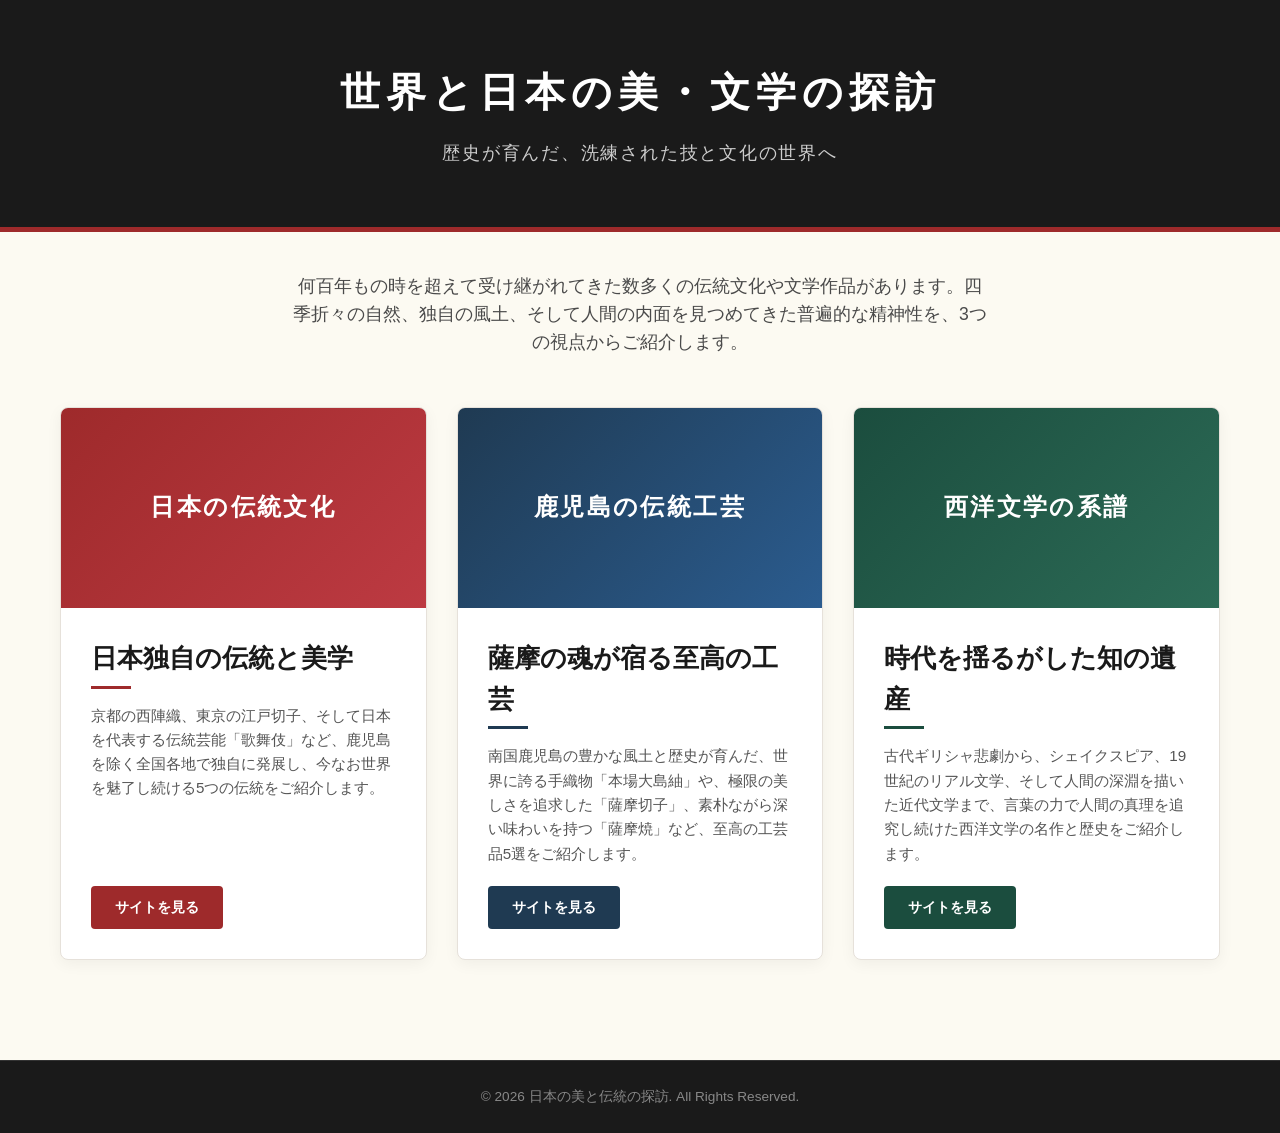
<file: index.html>
<!DOCTYPE html>
<html lang="ja">
<head>
    <meta charset="UTF-8">
    <meta name="viewport" content="width=device-width, initial-scale=1.0">
    <title>世界の美と伝統の探訪</title>
    <style>
        * {
            box-sizing: border-box;
            margin: 0;
            padding: 0;
        }
        body {
            font-family: 'Helvetica Neue', Arial, 'Hiragino Kaku Gothic ProN', 'Hiragino Sans', Meiryo, sans-serif;
            background-color: #fcfaf2;
            color: #2c2c2c;
            line-height: 1.6;
            min-height: 100vh;
            display: flex;
            flex-direction: column;
            justify-content: space-between;
        }
        header {
            background-color: #1a1a1a;
            color: #ffffff;
            text-align: center;
            padding: 60px 20px;
            border-bottom: 5px solid #9e2a2b;
        }
        header h1 {
            font-size: 2.5rem;
            font-weight: 700;
            letter-spacing: 0.15em;
            margin-bottom: 15px;
        }
        header p {
            font-size: 1.1rem;
            color: #cccccc;
            letter-spacing: 0.1em;
        }
        main {
            max-width: 1200px;
            margin: 40px auto;
            padding: 0 20px;
            width: 100%;
            flex-grow: 1;
        }
        .intro {
            text-align: center;
            max-width: 700px;
            margin: 0 auto 50px auto;
            font-size: 1.1rem;
            color: #4a4a4a;
        }
        .card-container {
            display: flex;
            flex-wrap: wrap;
            gap: 30px;
            justify-content: center;
        }
        .link-card {
            background: #ffffff;
            border-radius: 8px;
            box-shadow: 0 4px 15px rgba(0,0,0,0.05);
            width: calc(33.333% - 20px);
            min-width: 300px;
            overflow: hidden;
            transition: transform 0.3s ease, box-shadow 0.3s ease;
            text-decoration: none;
            color: inherit;
            display: flex;
            flex-direction: column;
            border: 1px solid #e6e1da;
        }
        .link-card:hover {
            transform: translateY(-5px);
            box-shadow: 0 8px 25px rgba(0,0,0,0.1);
        }
        .card-img-placeholder {
            height: 200px;
            display: flex;
            align-items: center;
            justify-content: center;
            color: white;
            font-size: 1.5rem;
            font-weight: bold;
            letter-spacing: 0.1em;
        }
        .bg-japan {
            background: linear-gradient(135deg, #9e2a2b, #bd3a42);
        }
        .bg-kagoshima {
            background: linear-gradient(135deg, #1f3a52, #2b5c8f);
        }
        .bg-western {
            background: linear-gradient(135deg, #1b4d3e, #2c6b56);
        }
        .card-content {
            padding: 30px;
            flex-grow: 1;
            display: flex;
            flex-direction: column;
            justify-content: space-between;
        }
        .card-content h2 {
            font-size: 1.6rem;
            margin-bottom: 15px;
            color: #1a1a1a;
            position: relative;
            padding-bottom: 10px;
        }
        .card-content h2::after {
            content: '';
            position: absolute;
            left: 0;
            bottom: 0;
            width: 40px;
            height: 3px;
        }
        .link-card:nth-child(1) .card-content h2::after {
            background-color: #9e2a2b;
        }
        .link-card:nth-child(2) .card-content h2::after {
            background-color: #1f3a52;
        }
        .link-card:nth-child(3) .card-content h2::after {
            background-color: #1b4d3e;
        }
        .card-content p {
            color: #555555;
            font-size: 0.95rem;
            margin-bottom: 20px;
        }
        .card-btn {
            align-self: flex-start;
            padding: 10px 24px;
            border-radius: 4px;
            font-weight: bold;
            font-size: 0.9rem;
            transition: background-color 0.2s;
            color: white;
        }
        .link-card:nth-child(1) .card-btn {
            background-color: #9e2a2b;
        }
        .link-card:nth-child(1):hover .card-btn {
            background-color: #7e2122;
        }
        .link-card:nth-child(2) .card-btn {
            background-color: #1f3a52;
        }
        .link-card:nth-child(2):hover .card-btn {
            background-color: #152839;
        }
        .link-card:nth-child(3) .card-btn {
            background-color: #1b4d3e;
        }
        .link-card:nth-child(3):hover .card-btn {
            background-color: #12362b;
        }
        footer {
            background-color: #1a1a1a;
            color: #888888;
            text-align: center;
            padding: 25px 20px;
            font-size: 0.85rem;
            margin-top: 60px;
            border-top: 1px solid #333333;
        }
        @media (max-width: 1024px) {
            .link-card {
                width: calc(50% - 15px);
            }
        }
        @media (max-width: 768px) {
            .link-card {
                width: 100%;
            }
            header h1 {
                font-size: 2rem;
            }
        }
    </style>
</head>
<body>
    <header>
        <h1>世界と日本の美・文学の探訪</h1>
        <p>歴史が育んだ、洗練された技と文化の世界へ</p>
    </header>

    <main>
        <div class="intro">
            <p>何百年もの時を超えて受け継がれてきた数多くの伝統文化や文学作品があります。四季折々の自然、独自の風土、そして人間の内面を見つめてきた普遍的な精神性を、3つの視点からご紹介します。</p>
        </div>

        <div class="card-container">
            <a href="history.html" class="link-card">
                <div class="card-img-placeholder bg-japan">日本の伝統文化</div>
                <div class="card-content">
                    <div>
                        <h2>日本独自の伝統と美学</h2>
                        <p>京都の西陣織、東京の江戸切子、そして日本を代表する伝統芸能「歌舞伎」など、鹿児島を除く全国各地で独自に発展し、今なお世界を魅了し続ける5つの伝統をご紹介します。</p>
                    </div>
                    <span class="card-btn">サイトを見る</span>
                </div>
            </a>

            <a href="kagoshima.html" class="link-card">
                <div class="card-img-placeholder bg-kagoshima">鹿児島の伝統工芸</div>
                <div class="card-content">
                    <div>
                        <h2>薩摩の魂が宿る至高の工芸</h2>
                        <p>南国鹿児島の豊かな風土と歴史が育んだ、世界に誇る手織物「本場大島紬」や、極限の美しさを追求した「薩摩切子」、素朴ながら深い味わいを持つ「薩摩焼」など、至高の工芸品5選をご紹介します。</p>
                    </div>
                    <span class="card-btn">サイトを見る</span>
                </div>
            </a>

            <a href="west_history.html" class="link-card">
                <div class="card-img-placeholder bg-western">西洋文学の系譜</div>
                <div class="card-content">
                    <div>
                        <h2>時代を揺るがした知の遺産</h2>
                        <p>古代ギリシャ悲劇から、シェイクスピア、19世紀のリアル文学、そして人間の深淵を描いた近代文学まで、言葉の力で人間の真理を追究し続けた西洋文学の名作と歴史をご紹介します。</p>
                    </div>
                    <span class="card-btn">サイトを見る</span>
                </div>
            </a>
        </div>
    </main>

    <footer>
        <p>&copy; 2026 日本の美と伝統の探訪. All Rights Reserved.</p>
    </footer>
</body>
</html>
</file>
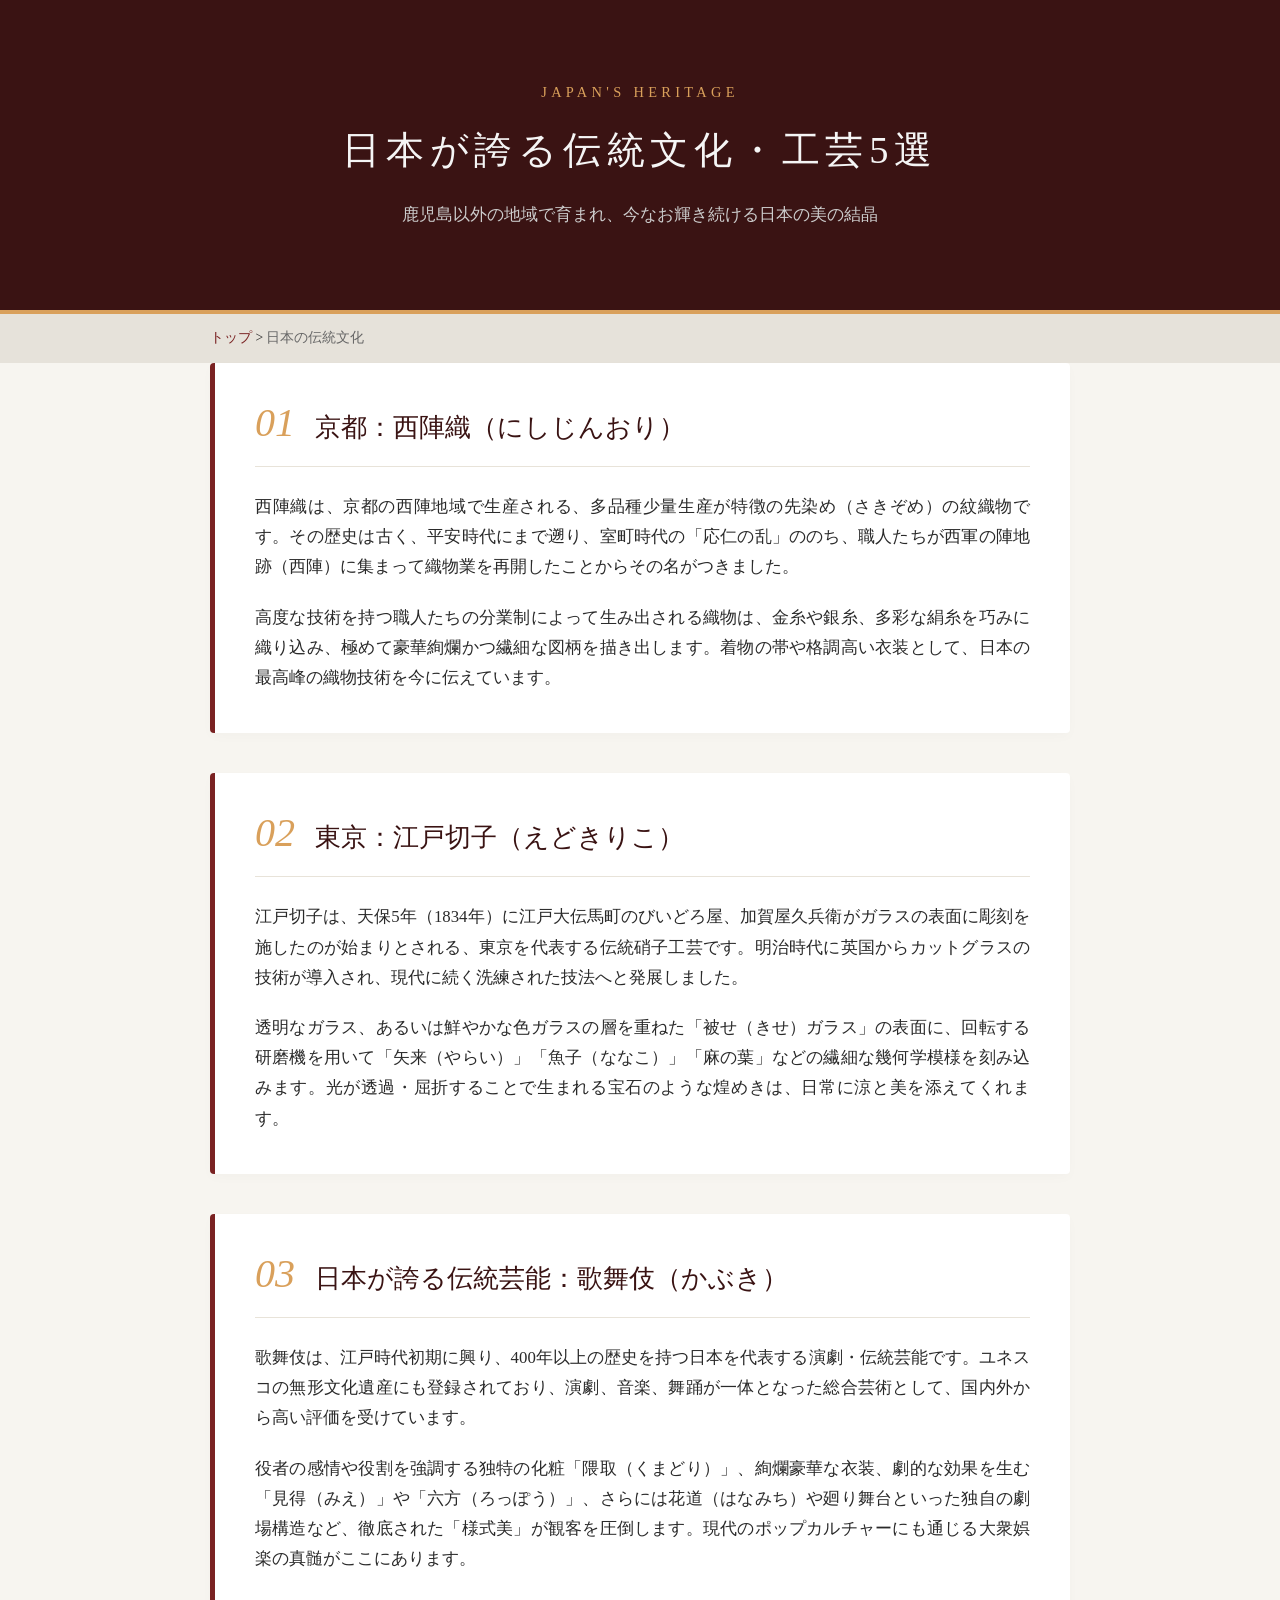
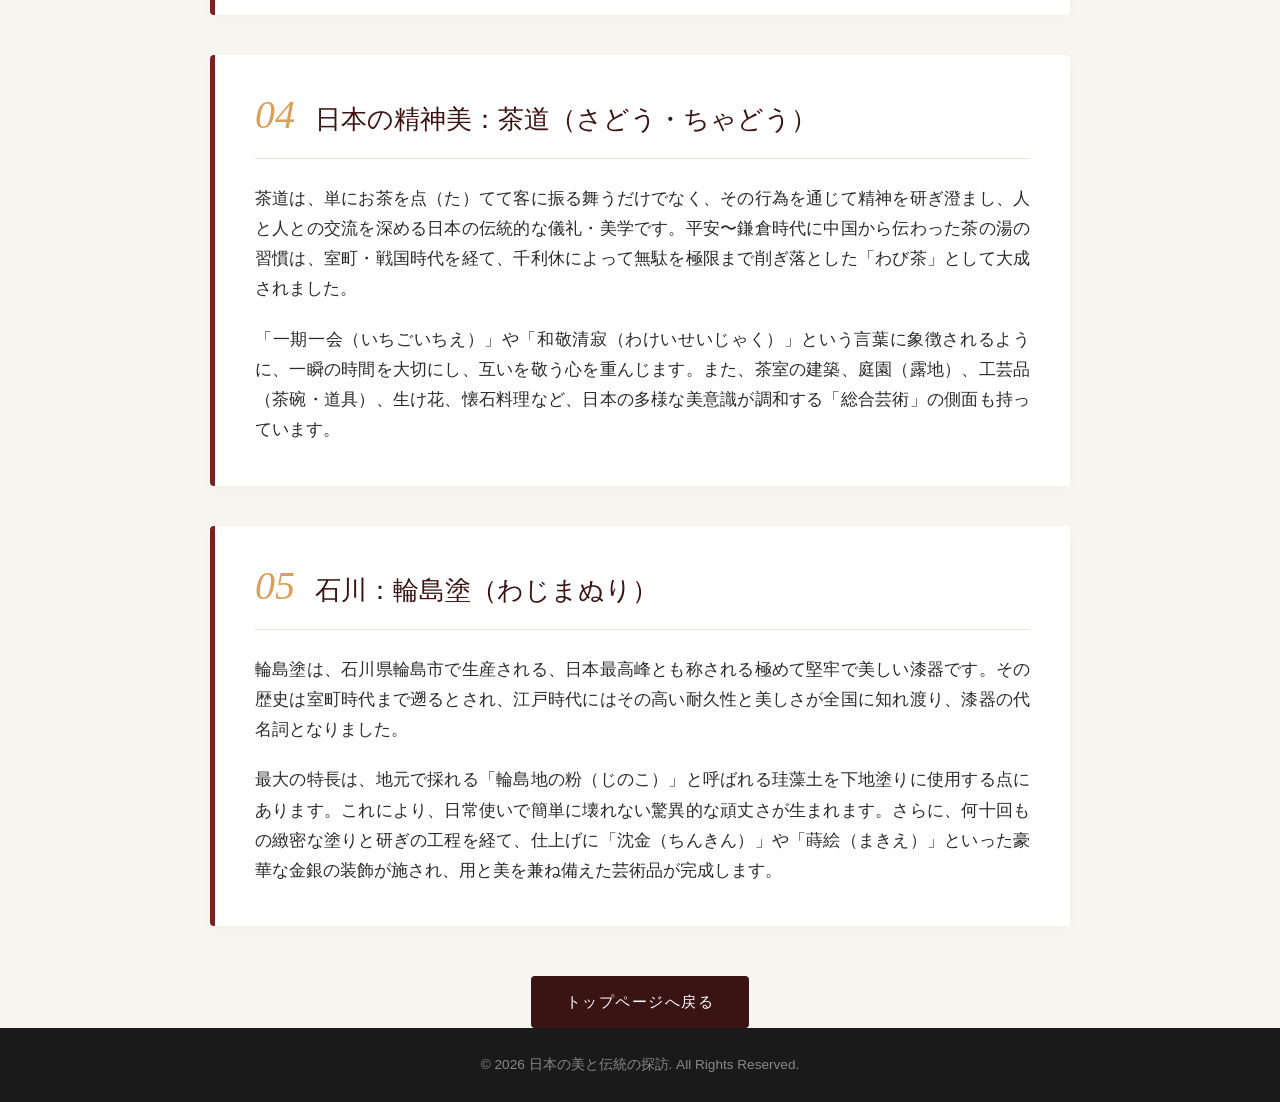
<file: history.html>
<!DOCTYPE html>
<html lang="ja">
<head>
    <meta charset="UTF-8">
    <meta name="viewport" content="width=device-width, initial-scale=1.0">
    <title>日本が誇る伝統文化・工芸5選</title>
    <link rel="stylesheet" href="css/history.css">
</head>
<body>
    <header>
        <div class="container">
            <span class="sub-title">Japan's Heritage</span>
            <h1>日本が誇る伝統文化・工芸5選</h1>
            <p>鹿児島以外の地域で育まれ、今なお輝き続ける日本の美の結晶</p>
        </div>
    </header>

    <nav class="breadcrumb">
        <div class="container">
            <a href="index.html">トップ</a> &gt; <span>日本の伝統文化</span>
        </div>
    </nav>

    <main class="container">
        <!-- 1. 西陣織 -->
        <section class="item-section">
            <div class="item-header">
                <span class="number">01</span>
                <h2>京都：西陣織（にしじんおり）</h2>
            </div>
            <div class="item-content">
                <p>西陣織は、京都の西陣地域で生産される、多品種少量生産が特徴の先染め（さきぞめ）の紋織物です。その歴史は古く、平安時代にまで遡り、室町時代の「応仁の乱」ののち、職人たちが西軍の陣地跡（西陣）に集まって織物業を再開したことからその名がつきました。</p>
                <p>高度な技術を持つ職人たちの分業制によって生み出される織物は、金糸や銀糸、多彩な絹糸を巧みに織り込み、極めて豪華絢爛かつ繊細な図柄を描き出します。着物の帯や格調高い衣装として、日本の最高峰の織物技術を今に伝えています。</p>
            </div>
        </section>
        
        <!-- 2. 江戸切子 -->
        <section class="item-section">
            <div class="item-header">
                <span class="number">02</span>
                <h2>東京：江戸切子（えどきりこ）</h2>
            </div>
            <div class="item-content">
                <p>江戸切子は、天保5年（1834年）に江戸大伝馬町のびいどろ屋、加賀屋久兵衛がガラスの表面に彫刻を施したのが始まりとされる、東京を代表する伝統硝子工芸です。明治時代に英国からカットグラスの技術が導入され、現代に続く洗練された技法へと発展しました。</p>
                <p>透明なガラス、あるいは鮮やかな色ガラスの層を重ねた「被せ（きせ）ガラス」の表面に、回転する研磨機を用いて「矢来（やらい）」「魚子（ななこ）」「麻の葉」などの繊細な幾何学模様を刻み込みます。光が透過・屈折することで生まれる宝石のような煌めきは、日常に涼と美を添えてくれます。</p>
            </div>
        </section>

        <!-- 3. 歌舞伎 -->
        <section class="item-section">
            <div class="item-header">
                <span class="number">03</span>
                <h2>日本が誇る伝統芸能：歌舞伎（かぶき）</h2>
            </div>
            <div class="item-content">
                <p>歌舞伎は、江戸時代初期に興り、400年以上の歴史を持つ日本を代表する演劇・伝統芸能です。ユネスコの無形文化遺産にも登録されており、演劇、音楽、舞踊が一体となった総合芸術として、国内外から高い評価を受けています。</p>
                <p>役者の感情や役割を強調する独特の化粧「隈取（くまどり）」、絢爛豪華な衣装、劇的な効果を生む「見得（みえ）」や「六方（ろっぽう）」、さらには花道（はなみち）や廻り舞台といった独自の劇場構造など、徹底された「様式美」が観客を圧倒します。現代のポップカルチャーにも通じる大衆娯楽の真髄がここにあります。</p>
            </div>
        </section>

        <!-- 4. 茶道 -->
        <section class="item-section">
            <div class="item-header">
                <span class="number">04</span>
                <h2>日本の精神美：茶道（さどう・ちゃどう）</h2>
            </div>
            <div class="item-content">
                <p>茶道は、単にお茶を点（た）てて客に振る舞うだけでなく、その行為を通じて精神を研ぎ澄まし、人と人との交流を深める日本の伝統的な儀礼・美学です。平安〜鎌倉時代に中国から伝わった茶の湯の習慣は、室町・戦国時代を経て、千利休によって無駄を極限まで削ぎ落とした「わび茶」として大成されました。</p>
                <p>「一期一会（いちごいちえ）」や「和敬清寂（わけいせいじゃく）」という言葉に象徴されるように、一瞬の時間を大切にし、互いを敬う心を重んじます。また、茶室の建築、庭園（露地）、工芸品（茶碗・道具）、生け花、懐石料理など、日本の多様な美意識が調和する「総合芸術」の側面も持っています。</p>
            </div>
        </section>
        
        <!-- 5. 輪島塗 -->
        <section class="item-section">
            <div class="item-header">
                <span class="number">05</span>
                <h2>石川：輪島塗（わじまぬり）</h2>
            </div>
            <div class="item-content">
                <p>輪島塗は、石川県輪島市で生産される、日本最高峰とも称される極めて堅牢で美しい漆器です。その歴史は室町時代まで遡るとされ、江戸時代にはその高い耐久性と美しさが全国に知れ渡り、漆器の代名詞となりました。</p>
                <p>最大の特長は、地元で採れる「輪島地の粉（じのこ）」と呼ばれる珪藻土を下地塗りに使用する点にあります。これにより、日常使いで簡単に壊れない驚異的な頑丈さが生まれます。さらに、何十回もの緻密な塗りと研ぎの工程を経て、仕上げに「沈金（ちんきん）」や「蒔絵（まきえ）」といった豪華な金銀の装飾が施され、用と美を兼ね備えた芸術品が完成します。</p>
            </div>
        </section>

        <div class="back-home">
            <a href="index.html" class="btn-back">トップページへ戻る</a>
        </div>
    </main>

    <footer>
        <p>&copy; 2026 日本の美と伝統の探訪. All Rights Reserved.</p>
    </footer>
</body>
</html>
</file>
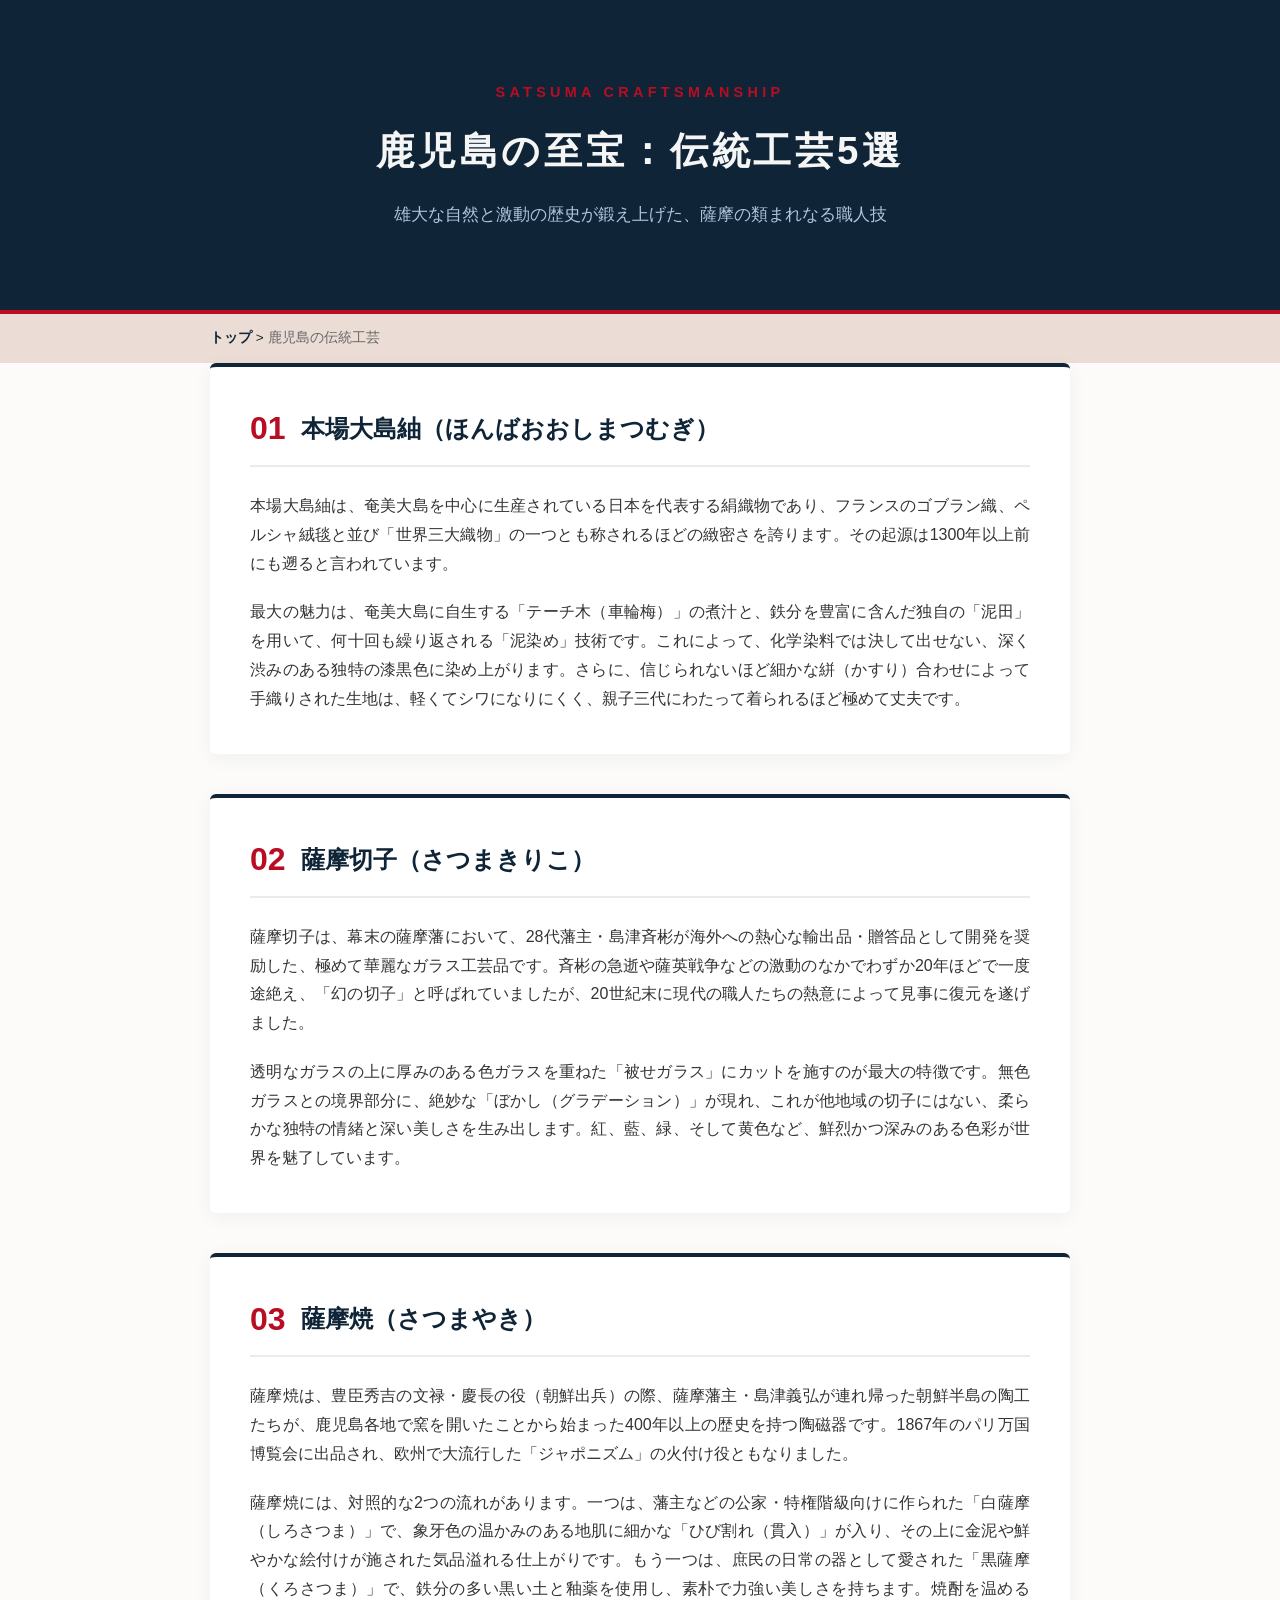
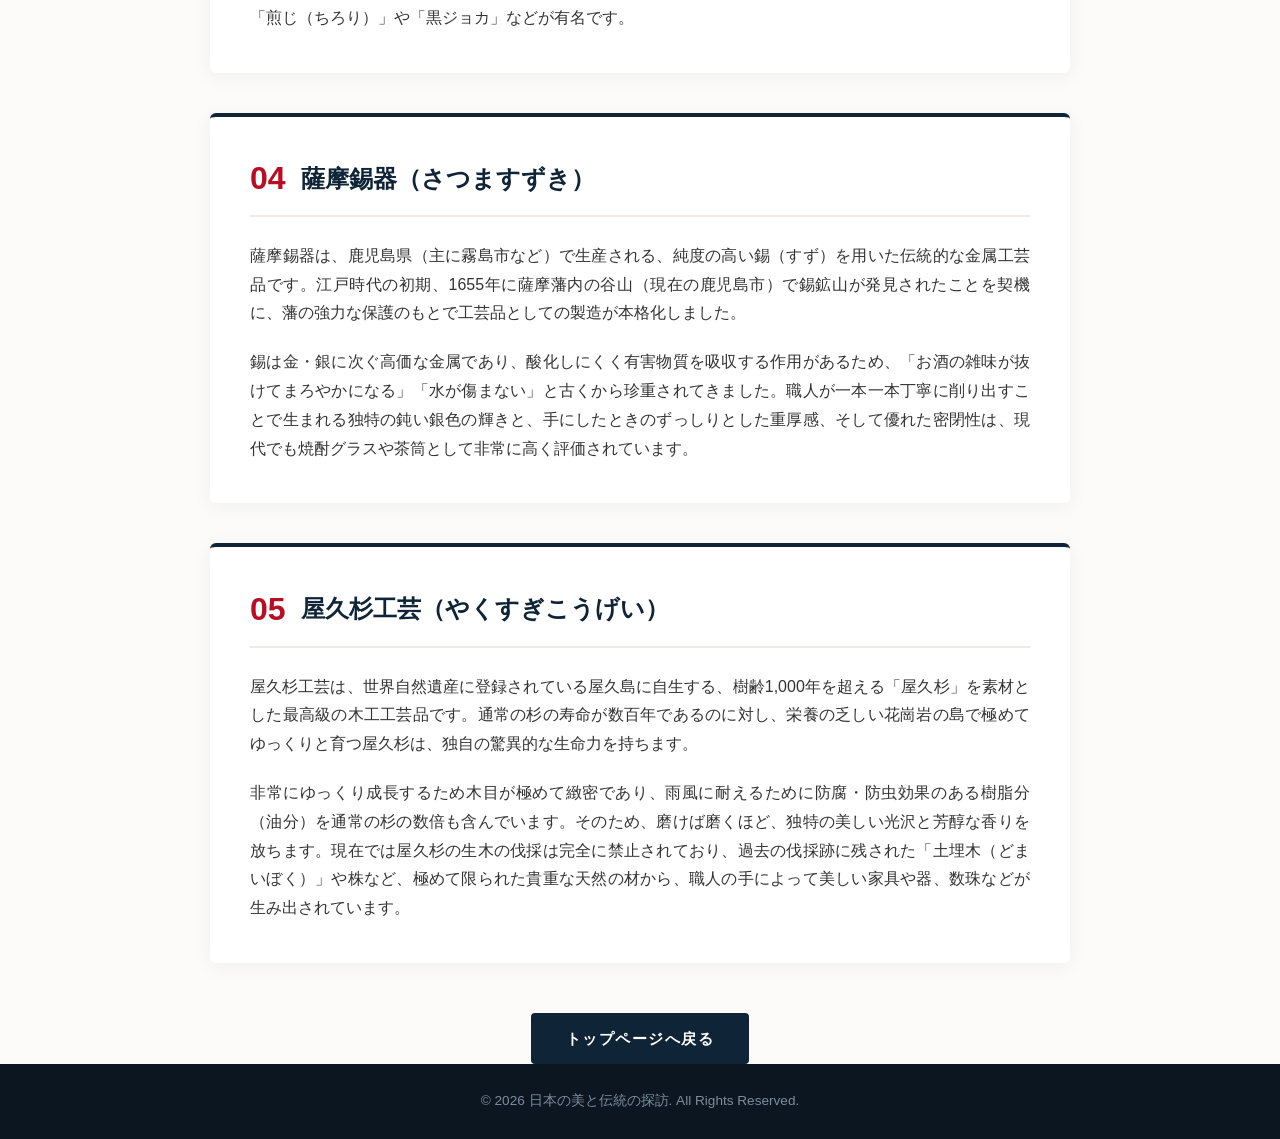
<file: kagoshima.html>
<!DOCTYPE html>
<html lang="ja">
<head>
    <meta charset="UTF-8">
    <meta name="viewport" content="width=device-width, initial-scale=1.0">
    <title>鹿児島の至宝：伝統工芸5選</title>
    <link rel="stylesheet" href="css/kagoshima.css">
</head>
<body>
    <header>
        <div class="container">
            <span class="sub-title">Satsuma Craftsmanship</span>
            <h1>鹿児島の至宝：伝統工芸5選</h1>
            <p>雄大な自然と激動の歴史が鍛え上げた、薩摩の類まれなる職人技</p>
        </div>
    </header>

    <nav class="breadcrumb">
        <div class="container">
            <a href="index.html">トップ</a> &gt; <span>鹿児島の伝統工芸</span>
        </div>
    </nav>

    <main class="container">
        <!-- 1. 本場大島紬 -->
        <section class="item-section">
            <div class="item-header">
                <span class="number">01</span>
                <h2>本場大島紬（ほんばおおしまつむぎ）</h2>
            </div>
            <div class="item-content">
                <p>本場大島紬は、奄美大島を中心に生産されている日本を代表する絹織物であり、フランスのゴブラン織、ペルシャ絨毯と並び「世界三大織物」の一つとも称されるほどの緻密さを誇ります。その起源は1300年以上前にも遡ると言われています。</p>
                <p>最大の魅力は、奄美大島に自生する「テーチ木（車輪梅）」の煮汁と、鉄分を豊富に含んだ独自の「泥田」を用いて、何十回も繰り返される「泥染め」技術です。これによって、化学染料では決して出せない、深く渋みのある独特の漆黒色に染め上がります。さらに、信じられないほど細かな絣（かすり）合わせによって手織りされた生地は、軽くてシワになりにくく、親子三代にわたって着られるほど極めて丈夫です。</p>
            </div>
        </section>

        <!-- 2. 薩摩切子 -->
        <section class="item-section">
            <div class="item-header">
                <span class="number">02</span>
                <h2>薩摩切子（さつまきりこ）</h2>
            </div>
            <div class="item-content">
                <p>薩摩切子は、幕末の薩摩藩において、28代藩主・島津斉彬が海外への熱心な輸出品・贈答品として開発を奨励した、極めて華麗なガラス工芸品です。斉彬の急逝や薩英戦争などの激動のなかでわずか20年ほどで一度途絶え、「幻の切子」と呼ばれていましたが、20世紀末に現代の職人たちの熱意によって見事に復元を遂げました。</p>
                <p>透明なガラスの上に厚みのある色ガラスを重ねた「被せガラス」にカットを施すのが最大の特徴です。無色ガラスとの境界部分に、絶妙な「ぼかし（グラデーション）」が現れ、これが他地域の切子にはない、柔らかな独特の情緒と深い美しさを生み出します。紅、藍、緑、そして黄色など、鮮烈かつ深みのある色彩が世界を魅了しています。</p>
            </div>
        </section>

        <!-- 3. 薩摩焼 -->
        <section class="item-section">
            <div class="item-header">
                <span class="number">03</span>
                <h2>薩摩焼（さつまやき）</h2>
            </div>
            <div class="item-content">
                <p>薩摩焼は、豊臣秀吉の文禄・慶長の役（朝鮮出兵）の際、薩摩藩主・島津義弘が連れ帰った朝鮮半島の陶工たちが、鹿児島各地で窯を開いたことから始まった400年以上の歴史を持つ陶磁器です。1867年のパリ万国博覧会に出品され、欧州で大流行した「ジャポニズム」の火付け役ともなりました。</p>
                <p>薩摩焼には、対照的な2つの流れがあります。一つは、藩主などの公家・特権階級向けに作られた「白薩摩（しろさつま）」で、象牙色の温かみのある地肌に細かな「ひび割れ（貫入）」が入り、その上に金泥や鮮やかな絵付けが施された気品溢れる仕上がりです。もう一つは、庶民の日常の器として愛された「黒薩摩（くろさつま）」で、鉄分の多い黒い土と釉薬を使用し、素朴で力強い美しさを持ちます。焼酎を温める「煎じ（ちろり）」や「黒ジョカ」などが有名です。</p>
            </div>
        </section>

        <!-- 4. 薩摩錫器 -->
        <section class="item-section">
            <div class="item-header">
                <span class="number">04</span>
                <h2>薩摩錫器（さつますずき）</h2>
            </div>
            <div class="item-content">
                <p>薩摩錫器は、鹿児島県（主に霧島市など）で生産される、純度の高い錫（すず）を用いた伝統的な金属工芸品です。江戸時代の初期、1655年に薩摩藩内の谷山（現在の鹿児島市）で錫鉱山が発見されたことを契機に、藩の強力な保護のもとで工芸品としての製造が本格化しました。</p>
                <p>錫は金・銀に次ぐ高価な金属であり、酸化しにくく有害物質を吸収する作用があるため、「お酒の雑味が抜けてまろやかになる」「水が傷まない」と古くから珍重されてきました。職人が一本一本丁寧に削り出すことで生まれる独特の鈍い銀色の輝きと、手にしたときのずっしりとした重厚感、そして優れた密閉性は、現代でも焼酎グラスや茶筒として非常に高く評価されています。</p>
            </div>
        </section>

        <!-- 5. 屋久杉工芸 -->
        <section class="item-section">
            <div class="item-header">
                <span class="number">05</span>
                <h2>屋久杉工芸（やくすぎこうげい）</h2>
            </div>
            <div class="item-content">
                <p>屋久杉工芸は、世界自然遺産に登録されている屋久島に自生する、樹齢1,000年を超える「屋久杉」を素材とした最高級の木工工芸品です。通常の杉の寿命が数百年であるのに対し、栄養の乏しい花崗岩の島で極めてゆっくりと育つ屋久杉は、独自の驚異的な生命力を持ちます。</p>
                <p>非常にゆっくり成長するため木目が極めて緻密であり、雨風に耐えるために防腐・防虫効果のある樹脂分（油分）を通常の杉の数倍も含んでいます。そのため、磨けば磨くほど、独特の美しい光沢と芳醇な香りを放ちます。現在では屋久杉の生木の伐採は完全に禁止されており、過去の伐採跡に残された「土埋木（どまいぼく）」や株など、極めて限られた貴重な天然の材から、職人の手によって美しい家具や器、数珠などが生み出されています。</p>
            </div>
        </section>

        <div class="back-home">
            <a href="index.html" class="btn-back">トップページへ戻る</a>
        </div>
    </main>

    <footer>
        <p>&copy; 2026 日本の美と伝統の探訪. All Rights Reserved.</p>
    </footer>
</body>
</html>
</file>
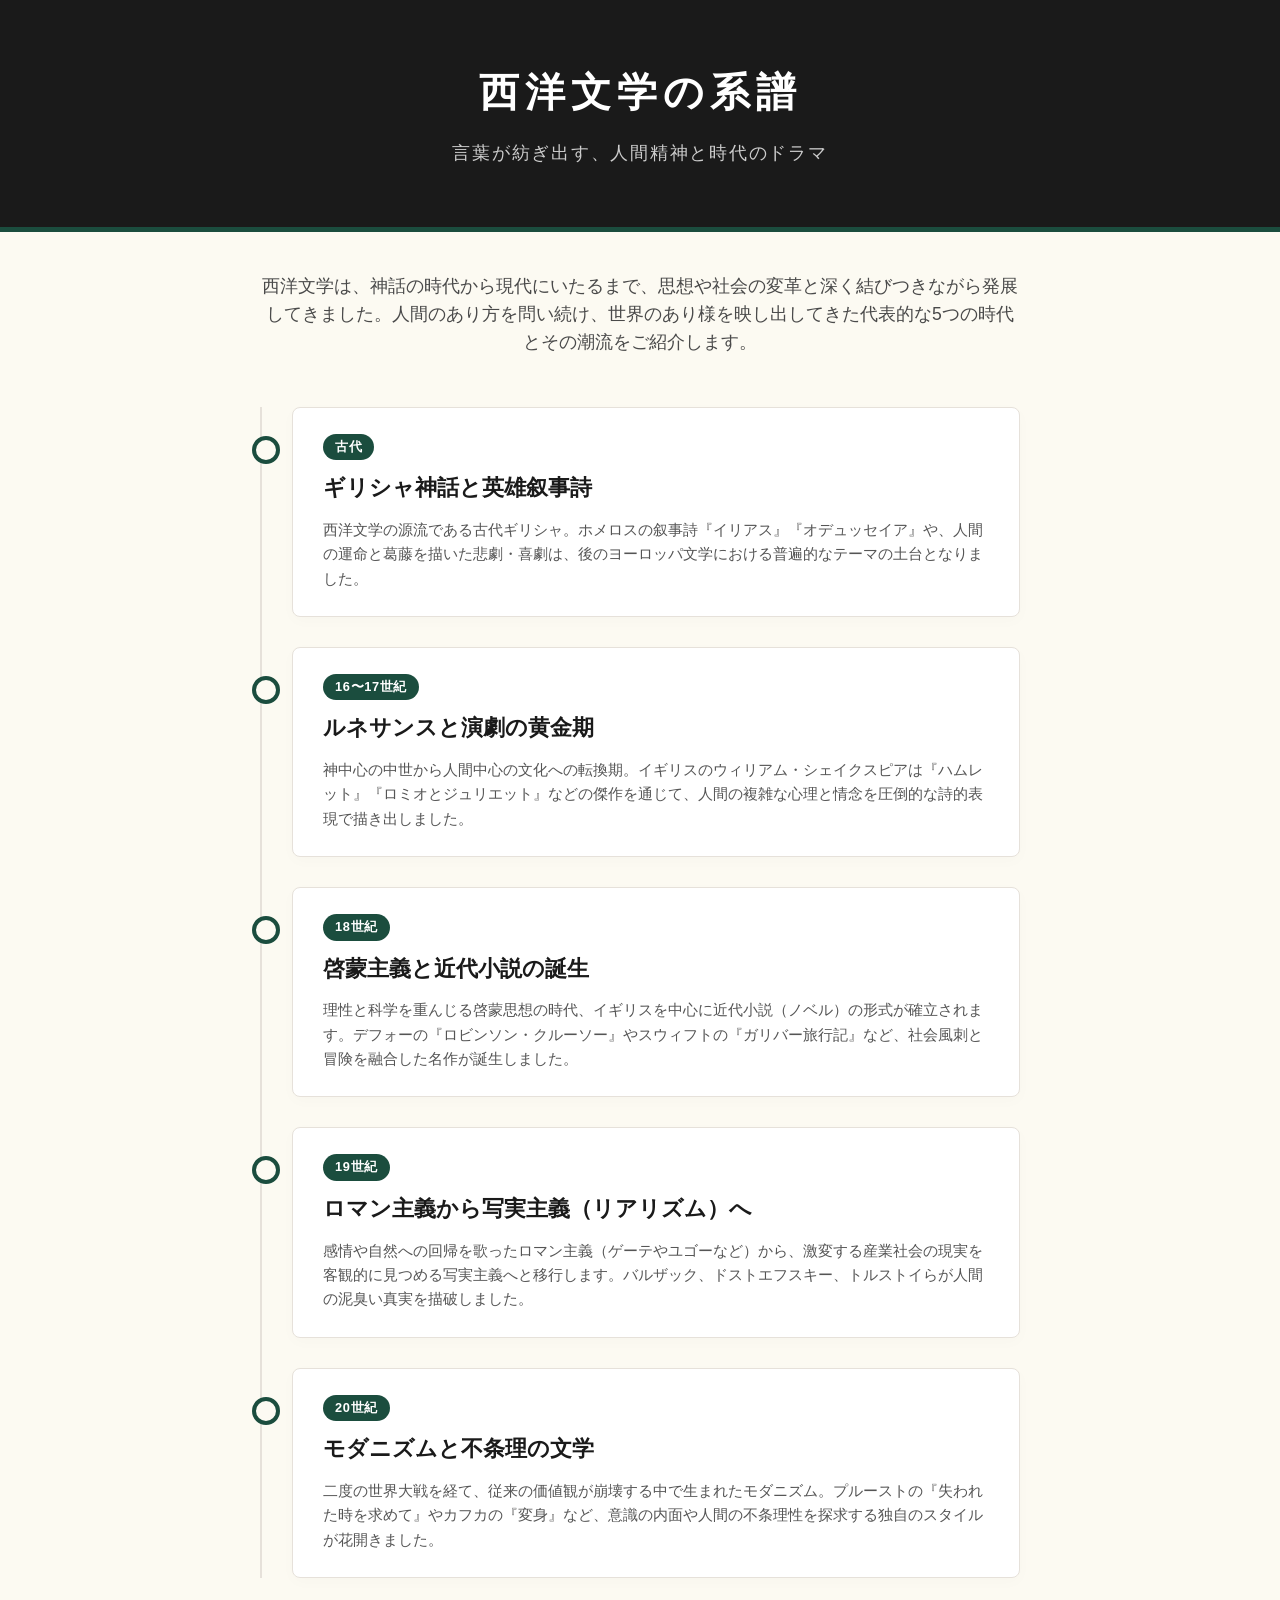
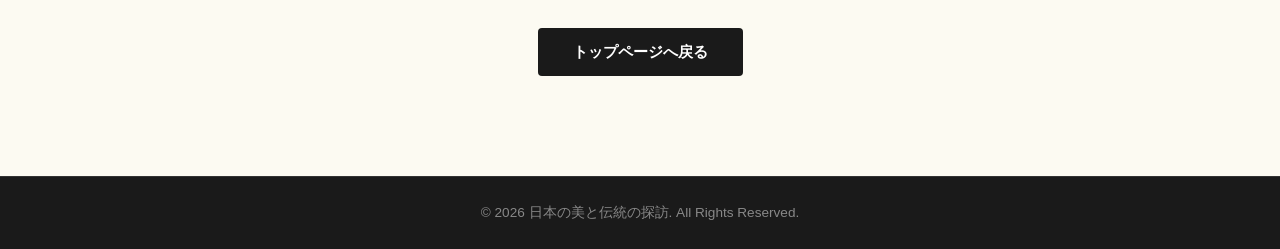
<file: west_history.html>
<!DOCTYPE html>
<html lang="ja">
<head>
    <meta charset="UTF-8">
    <meta name="viewport" content="width=device-width, initial-scale=1.0">
    <title>西洋文学の系譜 - 時代を揺るがした知の遺産</title>
    <link rel="stylesheet" href="css/west_history.css">
</head>
<body>
    <header>
        <h1>西洋文学の系譜</h1>
        <p>言葉が紡ぎ出す、人間精神と時代のドラマ</p>
    </header>

    <main>
        <div class="intro">
            <p>西洋文学は、神話の時代から現代にいたるまで、思想や社会の変革と深く結びつきながら発展してきました。人間のあり方を問い続け、世界のあり様を映し出してきた代表的な5つの時代とその潮流をご紹介します。</p>
        </div>
        
        <section class="timeline">
            <div class="timeline-item">
                <div class="time-tag">古代</div>
                <h2>ギリシャ神話と英雄叙事詩</h2>
                <p>西洋文学の源流である古代ギリシャ。ホメロスの叙事詩『イリアス』『オデュッセイア』や、人間の運命と葛藤を描いた悲劇・喜劇は、後のヨーロッパ文学における普遍的なテーマの土台となりました。</p>
            </div>

            <div class="timeline-item">
                <div class="time-tag">16〜17世紀</div>
                <h2>ルネサンスと演劇の黄金期</h2>
                <p>神中心の中世から人間中心の文化への転換期。イギリスのウィリアム・シェイクスピアは『ハムレット』『ロミオとジュリエット』などの傑作を通じて、人間の複雑な心理と情念を圧倒的な詩的表現で描き出しました。</p>
            </div>

            <div class="timeline-item">
                <div class="time-tag">18世紀</div>
                <h2>啓蒙主義と近代小説の誕生</h2>
                <p>理性と科学を重んじる啓蒙思想の時代、イギリスを中心に近代小説（ノベル）の形式が確立されます。デフォーの『ロビンソン・クルーソー』やスウィフトの『ガリバー旅行記』など、社会風刺と冒険を融合した名作が誕生しました。</p>
            </div>

            <div class="timeline-item">
                <div class="time-tag">19世紀</div>
                <h2>ロマン主義から写実主義（リアリズム）へ</h2>
                <p>感情や自然への回帰を歌ったロマン主義（ゲーテやユゴーなど）から、激変する産業社会の現実を客観的に見つめる写実主義へと移行します。バルザック、ドストエフスキー、トルストイらが人間の泥臭い真実を描破しました。</p>
            </div>

            <div class="timeline-item">
                <div class="time-tag">20世紀</div>
                <h2>モダニズムと不条理の文学</h2>
                <p>二度の世界大戦を経て、従来の価値観が崩壊する中で生まれたモダニズム。プルーストの『失われた時を求めて』やカフカの『変身』など、意識の内面や人間の不条理性を探求する独自のスタイルが花開きました。</p>
            </div>
        </section>

        <div class="back-home">
            <a href="index.html" class="btn-back">トップページへ戻る</a>
        </div>
    </main>

    <footer>
        <p>&copy; 2026 日本の美と伝統の探訪. All Rights Reserved.</p>
    </footer>
</body>
</html>
</file>
<file: css/history.css>
/* 日本の伝統ページ スタイルシート */
* {
    box-sizing: border-box;
    margin: 0;
    padding: 0;
}

body {
    font-family: 'Georgia', 'Times New Roman', 'Hiragino Mincho ProN', 'MS Mincho', serif;
    background-color: #f7f5f0;
    color: #2a2a2a;
    line-height: 1.8;
}

.container {
    max-width: 900px;
    margin: 0 auto;
    padding: 0 20px;
}

/* ヘッダー */
header {
    background-color: #3a1313;
    color: #f5f5f5;
    text-align: center;
    padding: 80px 20px;
    border-bottom: 4px solid #d9a05b;
}

header .sub-title {
    display: block;
    font-size: 0.9rem;
    letter-spacing: 0.3em;
    text-transform: uppercase;
    color: #d9a05b;
    margin-bottom: 10px;
}

header h1 {
    font-size: 2.4rem;
    font-weight: normal;
    letter-spacing: 0.15em;
    margin-bottom: 15px;
    font-family: 'Hiragino Mincho ProN', serif;
}

header p {
    font-size: 1.05rem;
    color: #cccccc;
    font-weight: 300;
}

/* パンくずリスト */
.breadcrumb {
    background-color: #e6e2da;
    padding: 12px 0;
    font-size: 0.85rem;
}

.breadcrumb a {
    color: #7a2222;
    text-decoration: none;
}

.breadcrumb a:hover {
    text-decoration: underline;
}

.breadcrumb span {
    color: #666666;
}

/* メインコンテンツ */
main {
    padding-top: 50px;
    padding-bottom: 60px;
}

.item-section {
    background-color: #ffffff;
    border-radius: 4px;
    padding: 40px;
    margin-bottom: 40px;
    box-shadow: 0 4px 12px rgba(0,0,0,0.02);
    border-left: 5px solid #7a2222;
}

.item-header {
    display: flex;
    align-items: baseline;
    margin-bottom: 25px;
    border-bottom: 1px solid #e8e3d9;
    padding-bottom: 15px;
}

.item-header .number {
    font-size: 2.5rem;
    font-family: 'Times New Roman', serif;
    font-style: italic;
    color: #d9a05b;
    margin-right: 20px;
    line-height: 1;
}

.item-header h2 {
    font-size: 1.6rem;
    color: #3a1313;
    font-weight: normal;
    font-family: 'Hiragino Mincho ProN', serif;
}

.item-content p {
    margin-bottom: 20px;
    text-align: justify;
    font-size: 1.05rem;
}

.item-content p:last-child {
    margin-bottom: 0;
}

/* フッター・ナビゲーション */
.back-home {
    text-align: center;
    margin-top: 50px;
}

.btn-back {
    display: inline-block;
    background-color: #3a1313;
    color: #ffffff;
    text-decoration: none;
    padding: 12px 35px;
    border-radius: 4px;
    font-size: 0.95rem;
    letter-spacing: 0.1em;
    transition: background-color 0.2s;
    font-family: 'Hiragino Kaku Gothic ProN', sans-serif;
}

.btn-back:hover {
    background-color: #571e1e;
}

footer {
    background-color: #1a1a1a;
    color: #888888;
    text-align: center;
    padding: 25px 20px;
    font-size: 0.85rem;
    font-family: 'Hiragino Kaku Gothic ProN', sans-serif;
}

@media (max-width: 768px) {
    header h1 {
        font-size: 1.8rem;
    }
    .item-section {
        padding: 25px;
    }
    .item-header h2 {
        font-size: 1.3rem;
    }
}
</file>
<file: css/kagoshima.css>
/* 鹿児島の伝統工芸ページ スタイルシート */
* {
    box-sizing: border-box;
    margin: 0;
    padding: 0;
}

body {
    font-family: 'Helvetica Neue', Arial, 'Hiragino Kaku Gothic ProN', 'Hiragino Sans', Meiryo, sans-serif;
    background-color: #fcfbfa;
    color: #242424;
    line-height: 1.8;
}

.container {
    max-width: 900px;
    margin: 0 auto;
    padding: 0 20px;
}

/* ヘッダー */
header {
    background-color: #0f2537;
    color: #f5f5f5;
    text-align: center;
    padding: 80px 20px;
    border-bottom: 4px solid #b80d22;
}

header .sub-title {
    display: block;
    font-size: 0.9rem;
    letter-spacing: 0.3em;
    text-transform: uppercase;
    color: #b80d22;
    margin-bottom: 10px;
    font-weight: bold;
}

header h1 {
    font-size: 2.4rem;
    font-weight: 700;
    letter-spacing: 0.1em;
    margin-bottom: 15px;
}

header p {
    font-size: 1.05rem;
    color: #b0c4de;
    font-weight: 300;
}

/* パンくずリスト */
.breadcrumb {
    background-color: #ebdcd5;
    padding: 12px 0;
    font-size: 0.85rem;
}

.breadcrumb a {
    color: #0f2537;
    text-decoration: none;
    font-weight: bold;
}

.breadcrumb a:hover {
    text-decoration: underline;
}

.breadcrumb span {
    color: #666666;
}

/* メインコンテンツ */
main {
    padding-top: 50px;
    padding-bottom: 60px;
}

.item-section {
    background-color: #ffffff;
    border-radius: 6px;
    padding: 40px;
    margin-bottom: 40px;
    box-shadow: 0 4px 20px rgba(15, 37, 55, 0.05);
    border-top: 4px solid #0f2537;
}

.item-header {
    display: flex;
    align-items: center;
    margin-bottom: 25px;
    border-bottom: 2px solid #f0eae6;
    padding-bottom: 15px;
}

.item-header .number {
    font-size: 2rem;
    font-weight: bold;
    color: #b80d22;
    margin-right: 15px;
    line-height: 1;
}

.item-header h2 {
    font-size: 1.5rem;
    color: #0f2537;
    font-weight: bold;
}

.item-content p {
    margin-bottom: 20px;
    text-align: justify;
    font-size: 1rem;
    color: #333333;
}

.item-content p:last-child {
    margin-bottom: 0;
}

/* フッター・ナビゲーション */
.back-home {
    text-align: center;
    margin-top: 50px;
}

.btn-back {
    display: inline-block;
    background-color: #0f2537;
    color: #ffffff;
    text-decoration: none;
    padding: 12px 35px;
    border-radius: 4px;
    font-size: 0.95rem;
    letter-spacing: 0.1em;
    transition: background-color 0.2s, transform 0.2s;
    font-weight: bold;
}

.btn-back:hover {
    background-color: #1a3e5c;
    transform: translateY(-2px);
}

footer {
    background-color: #0b1620;
    color: #7b8e9e;
    text-align: center;
    padding: 25px 20px;
    font-size: 0.85rem;
}

@media (max-width: 768px) {
    header h1 {
        font-size: 1.8rem;
    }
    .item-section {
        padding: 25px;
    }
    .item-header h2 {
        font-size: 1.25rem;
    }
}
</file>
<file: css/west_history.css>
* {
    box-sizing: border-box;
    margin: 0;
    padding: 0;
}

body {
    font-family: 'Helvetica Neue', Arial, 'Hiragino Kaku Gothic ProN', 'Hiragino Sans', Meiryo, sans-serif;
    background-color: #fcfaf2;
    color: #2c2c2c;
    line-height: 1.6;
    min-height: 100vh;
    display: flex;
    flex-direction: column;
    justify-content: space-between;
}

header {
    background-color: #1a1a1a;
    color: #ffffff;
    text-align: center;
    padding: 60px 20px;
    border-bottom: 5px solid #1b4d3e; /* 西洋文学カードと同じディープグリーン */
}

header h1 {
    font-size: 2.5rem;
    font-weight: 700;
    letter-spacing: 0.15em;
    margin-bottom: 15px;
}

header p {
    font-size: 1.1rem;
    color: #cccccc;
    letter-spacing: 0.1em;
}

main {
    max-width: 800px;
    margin: 40px auto;
    padding: 0 20px;
    width: 100%;
    flex-grow: 1;
}

.intro {
    text-align: center;
    margin-bottom: 50px;
    font-size: 1.1rem;
    color: #4a4a4a;
}

/* タイムライン風のレイアウト */
.timeline {
    position: relative;
    border-left: 2px solid #e6e1da;
    padding-left: 30px;
    margin-bottom: 50px;
}

.timeline-item {
    position: relative;
    background: #ffffff;
    border: 1px solid #e6e1da;
    border-radius: 8px;
    padding: 25px 30px;
    margin-bottom: 30px;
    box-shadow: 0 4px 15px rgba(0,0,0,0.02);
}

.timeline-item::before {
    content: '';
    position: absolute;
    left: -41px;
    top: 28px;
    width: 20px;
    height: 20px;
    background-color: #fcfaf2;
    border: 4px solid #1b4d3e;
    border-radius: 50%;
}

.time-tag {
    display: inline-block;
    background-color: #1b4d3e;
    color: #ffffff;
    font-size: 0.8rem;
    font-weight: bold;
    padding: 3px 12px;
    border-radius: 20px;
    margin-bottom: 10px;
    letter-spacing: 0.05em;
}

.timeline-item h2 {
    font-size: 1.4rem;
    color: #1a1a1a;
    margin-bottom: 12px;
}

.timeline-item p {
    color: #555555;
    font-size: 0.95rem;
}

/* 戻るボタン */
.back-home {
    text-align: center;
    margin-top: 40px;
}

.btn-back {
    display: inline-block;
    background-color: #1a1a1a;
    color: #ffffff;
    text-decoration: none;
    padding: 12px 35px;
    border-radius: 4px;
    font-weight: bold;
    font-size: 0.95rem;
    transition: background-color 0.2s, transform 0.2s;
}

.btn-back:hover {
    background-color: #333333;
    transform: translateY(-2px);
}

footer {
    background-color: #1a1a1a;
    color: #888888;
    text-align: center;
    padding: 25px 20px;
    font-size: 0.85rem;
    margin-top: 60px;
    border-top: 1px solid #333333;
}

@media (max-width: 768px) {
    header h1 {
        font-size: 2rem;
    }
    .timeline {
        border-left: none;
        padding-left: 0;
    }
    .timeline-item::before {
        display: none;
    }
}
</file>
